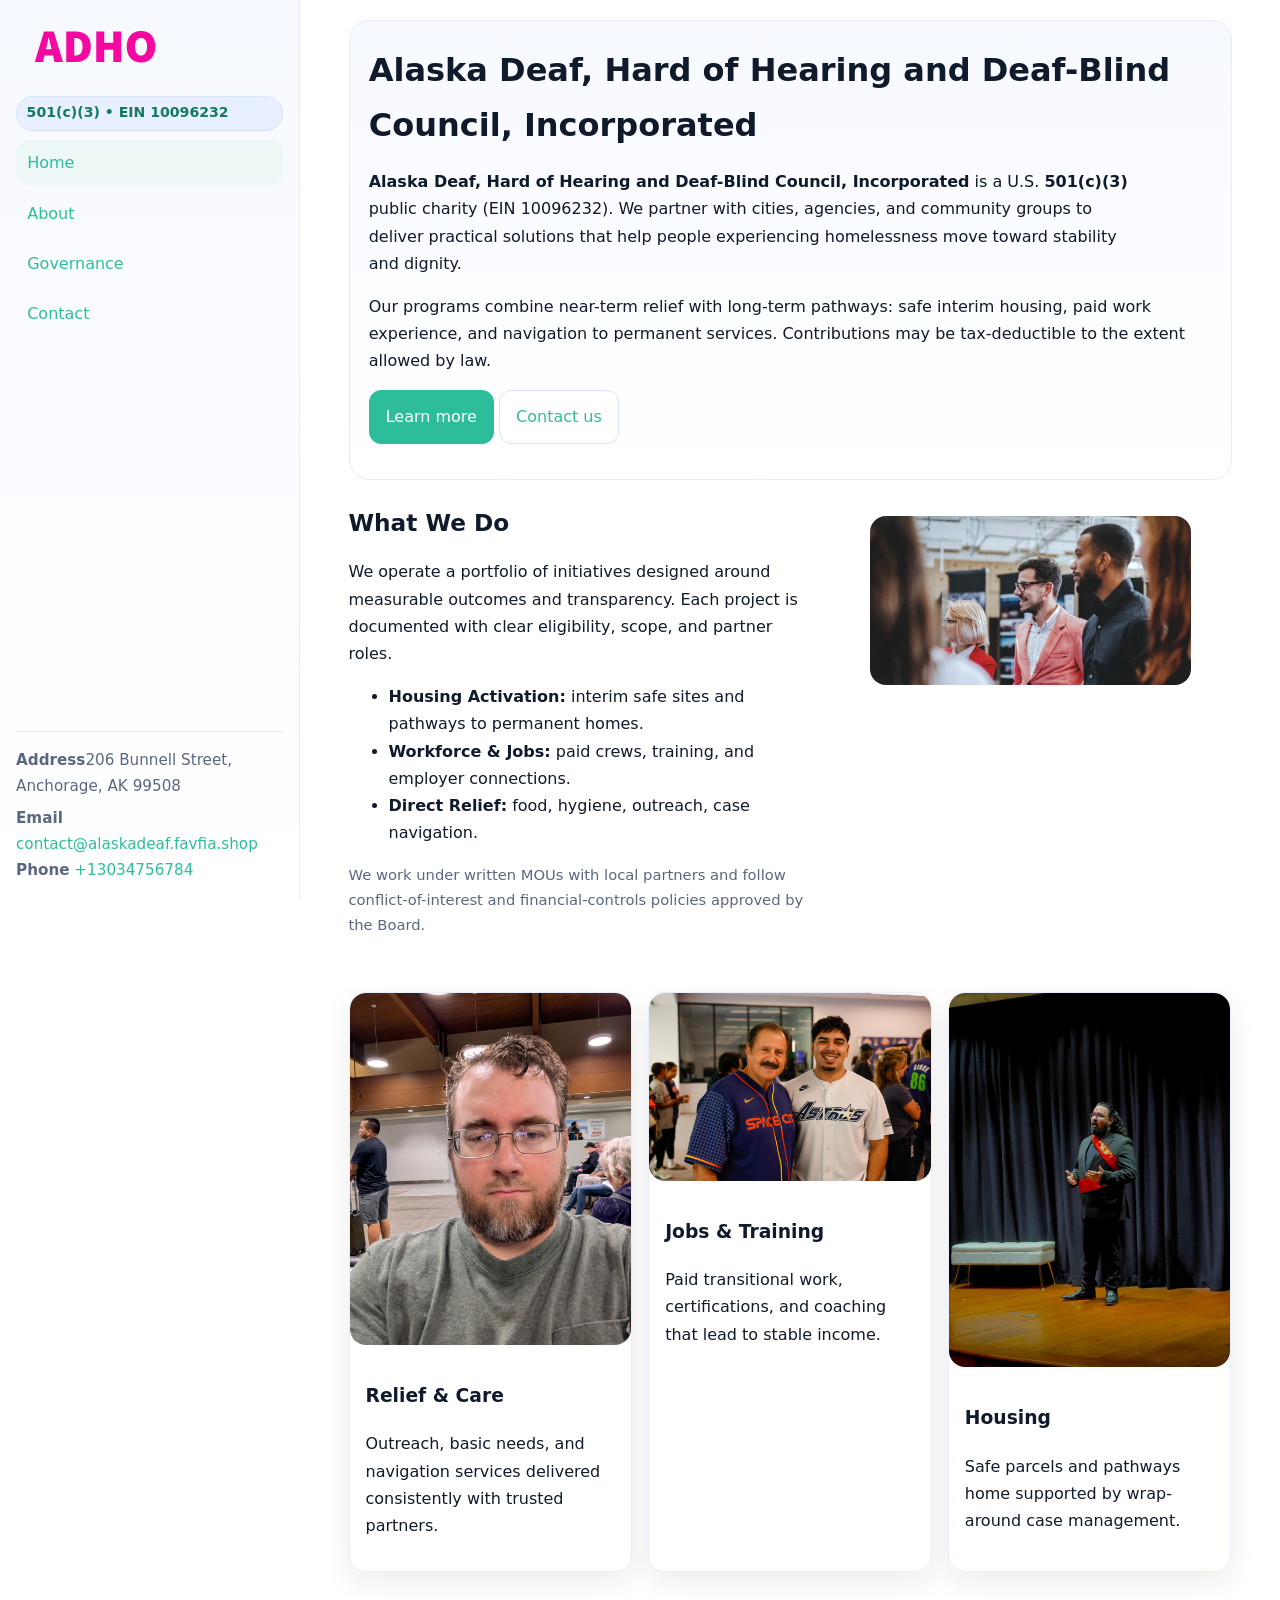
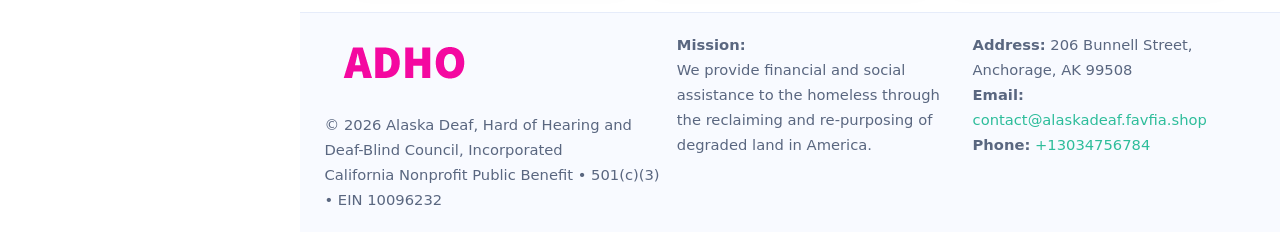
<file: index.html>
<!doctype html>
<html lang="en">
<head>
<meta charset="utf-8"/>
<meta name="viewport" content="width=device-width,initial-scale=1"/>
<title>Alaska Deaf, Hard of Hearing and Deaf-Blind Council, Incorporated – Nonprofit • 2025</title>
<link rel="stylesheet" href="assets/styles.css"/>
<link rel="icon" href="images/logo.png">
<meta name="data-ein" content="10096232"><meta name="data-name" content="Alaska Deaf, Hard of Hearing and Deaf-Blind Council, Incorporated">
<meta name="data-email" content="contact@alaskadeaf.favfia.shop"><meta name="data-phone" content="+13034756784">
<meta name="data-address206 Bunnell Street, Anchorage, AK 99508"><meta name="data-map" content="7301+MEADOW+ST+UNIT+B,+ANCHORAGE,+AK+99507">
  <meta name="description" content="Our nonprofit strengthens the community with programs focused on community services, education, and direct relief.">
<meta name="facebook-domain-verification" content="6crgqnpinh9of9r542l0j5gi77ulya" />
</head>
<body>
<div style="position:absolute;left:-9999px;top:-9999px;opacity:0" data-uniq="{{UNIQUE_BLOB}}">
  <span>Our nonprofit strengthens the community with programs focused on community services, education, and direct relief.</span><svg width="12" height="12" viewBox="0 0 12 12" xmlns="http://www.w3.org/2000/svg"><circle cx="6" cy="6" r="5" fill="#b45309"/></svg><img src="images/community.jpg" width="1" height="1" alt="" loading="lazy"/>
</div>

<div class="app">
  <aside class="sidebar" aria-label="Sidebar">
    <div class="ce399f746a5"><img src="images/logo.png" alt="Alaska Deaf, Hard of Hearing and Deaf-Blind Council, Incorporated logo"></div>
    <span class="cfb42b77136">501(c)(3) • EIN 10096232</span>
    <nav class="c9feda19057" aria-label="Main navigation">
      <a class="active" href="index.html">Home</a>
      <a href="about.html">About</a>
      <a href="governance.html">Governance</a>
      <a href="contact.html">Contact</a>
    </nav>
    <div class="contact">
      <div><strong>Address</strong>206 Bunnell Street, Anchorage, AK 99508</div>
      <div style="margin-top:.4rem"><strong>Email</strong> <a href="mailto:contact@alaskadeaf.favfia.shop">contact@alaskadeaf.favfia.shop</a></div>
      <div><strong>Phone</strong> <a href="tel:+13034756784">+13034756784</a></div>
    </div>
  </aside>

  <main>
    <div class="container">
      <section class="c80096a0063" aria-labelledby="home-title">
        <h1 id="home-title">Alaska Deaf, Hard of Hearing and Deaf-Blind Council, Incorporated</h1>
        <p class="cbb5e256fb8">
          <strong>Alaska Deaf, Hard of Hearing and Deaf-Blind Council, Incorporated</strong> is a U.S. <strong>501(c)(3)</strong> public charity (EIN 10096232).
          We partner with cities, agencies, and community groups to deliver practical solutions that
          help people experiencing homelessness move toward stability and dignity.
        </p>
        <p>
          Our programs combine near-term relief with long-term pathways: safe interim housing,
          paid work experience, and navigation to permanent services. Contributions may be
          tax-deductible to the extent allowed by law.
        </p>
        <p>
          <a class="c1c444d9c63 btn-primary" href="about.html">Learn more</a>
          <a class="c1c444d9c63" href="contact.html">Contact us</a>
        </p>
      </section>

      <section class="section split">
        <div>
          <h2>What We Do</h2>
          <p>
            We operate a portfolio of initiatives designed around measurable outcomes and transparency.
            Each project is documented with clear eligibility, scope, and partner roles.
          </p>
          <ul>
            <li><strong>Housing Activation:</strong> interim safe sites and pathways to permanent homes.</li>
            <li><strong>Workforce & Jobs:</strong> paid crews, training, and employer connections.</li>
            <li><strong>Direct Relief:</strong> food, hygiene, outreach, case navigation.</li>
          </ul>
          <p class="small">
            We work under written MOUs with local partners and follow conflict-of-interest and
            financial-controls policies approved by the Board.
          </p>
        </div>
        <figure>
          <img src="images/hero.jpg" alt="Community program in action">
        </figure>
      </section>

      <section class="section grid-3" aria-label="Highlights">
        <article class="c2cd83880b8">
          <img src="images/relief.jpg" alt="">
          <div class="card-body">
            <h3>Relief & Care</h3>
            <p>Outreach, basic needs, and navigation services delivered consistently with trusted partners.</p>
          </div>
        </article>
        <article class="c2cd83880b8">
          <img src="images/jobs.jpg" alt="">
          <div class="card-body">
            <h3>Jobs & Training</h3>
            <p>Paid transitional work, certifications, and coaching that lead to stable income.</p>
          </div>
        </article>
        <article class="c2cd83880b8">
          <img src="images/land.jpg" alt="">
          <div class="card-body">
            <h3>Housing</h3>
            <p>Safe parcels and pathways home supported by wrap-around case management.</p>
          </div>
        </article>
      </section>
    </div>

    <footer class="footer">
      <div class="container grid">
        <div>
          <img src="images/logo.png" alt="" style="width:160px;height:auto;margin-bottom:.5rem">
          <div class="small">© <span id="year"></span> Alaska Deaf, Hard of Hearing and Deaf-Blind Council, Incorporated</div>
          <div class="small">California Nonprofit Public Benefit • 501(c)(3) • EIN 10096232</div>
        </div>
        <div>
          <div class="small"><strong>Mission:</strong><br>
            We provide financial and social assistance to the homeless through the reclaiming
            and re-purposing of degraded land in America.
          </div>
        </div>
        <div>
          <div class="small"><strong>Address:</strong> 206 Bunnell Street, Anchorage, AK 99508<br>
            <strong>Email:</strong> <a href="mailto:contact@alaskadeaf.favfia.shop">contact@alaskadeaf.favfia.shop</a><br>
            <strong>Phone:</strong> <a href="tel:+13034756784">+13034756784</a>
          </div>
        </div>
      </div>
    </footer>
  </main>
</div>

<!-- Color/skin by EIN/NAME -->
<script>
(function(){function g(n){const e=document.querySelector('meta[name="'+n+'"]');return e?e.content:''}
function h(s){let x=2166136261>>>0;for(let i=0;i<s.length;i++){x^=s.charCodeAt(i);x=(x*16777619)>>>0}return x>>>0}
let k=(g('data-ein')||'').replace(/\D+/g,'');if(!k)k=g('data-name')||location.hostname||'default';
const key=h(String(k)),H=key%360,S=55+(key%20),L=46;
const brand=`hsl(${H} ${S}% ${L}%)`,ink=`hsl(${H} ${Math.min(95,S+10)}% ${Math.max(22,L-18)}%)`,soft=`hsl(${H} ${Math.max(40,S-25)}% 95%)`;
const r=document.documentElement;r.style.setProperty('--brand',brand);r.style.setProperty('--brand-ink',ink);r.style.setProperty('--soft',soft);
const y=document.getElementById('year'); if(y) y.textContent=new Date().getFullYear();})();
</script>
</body>
</html>
</file>
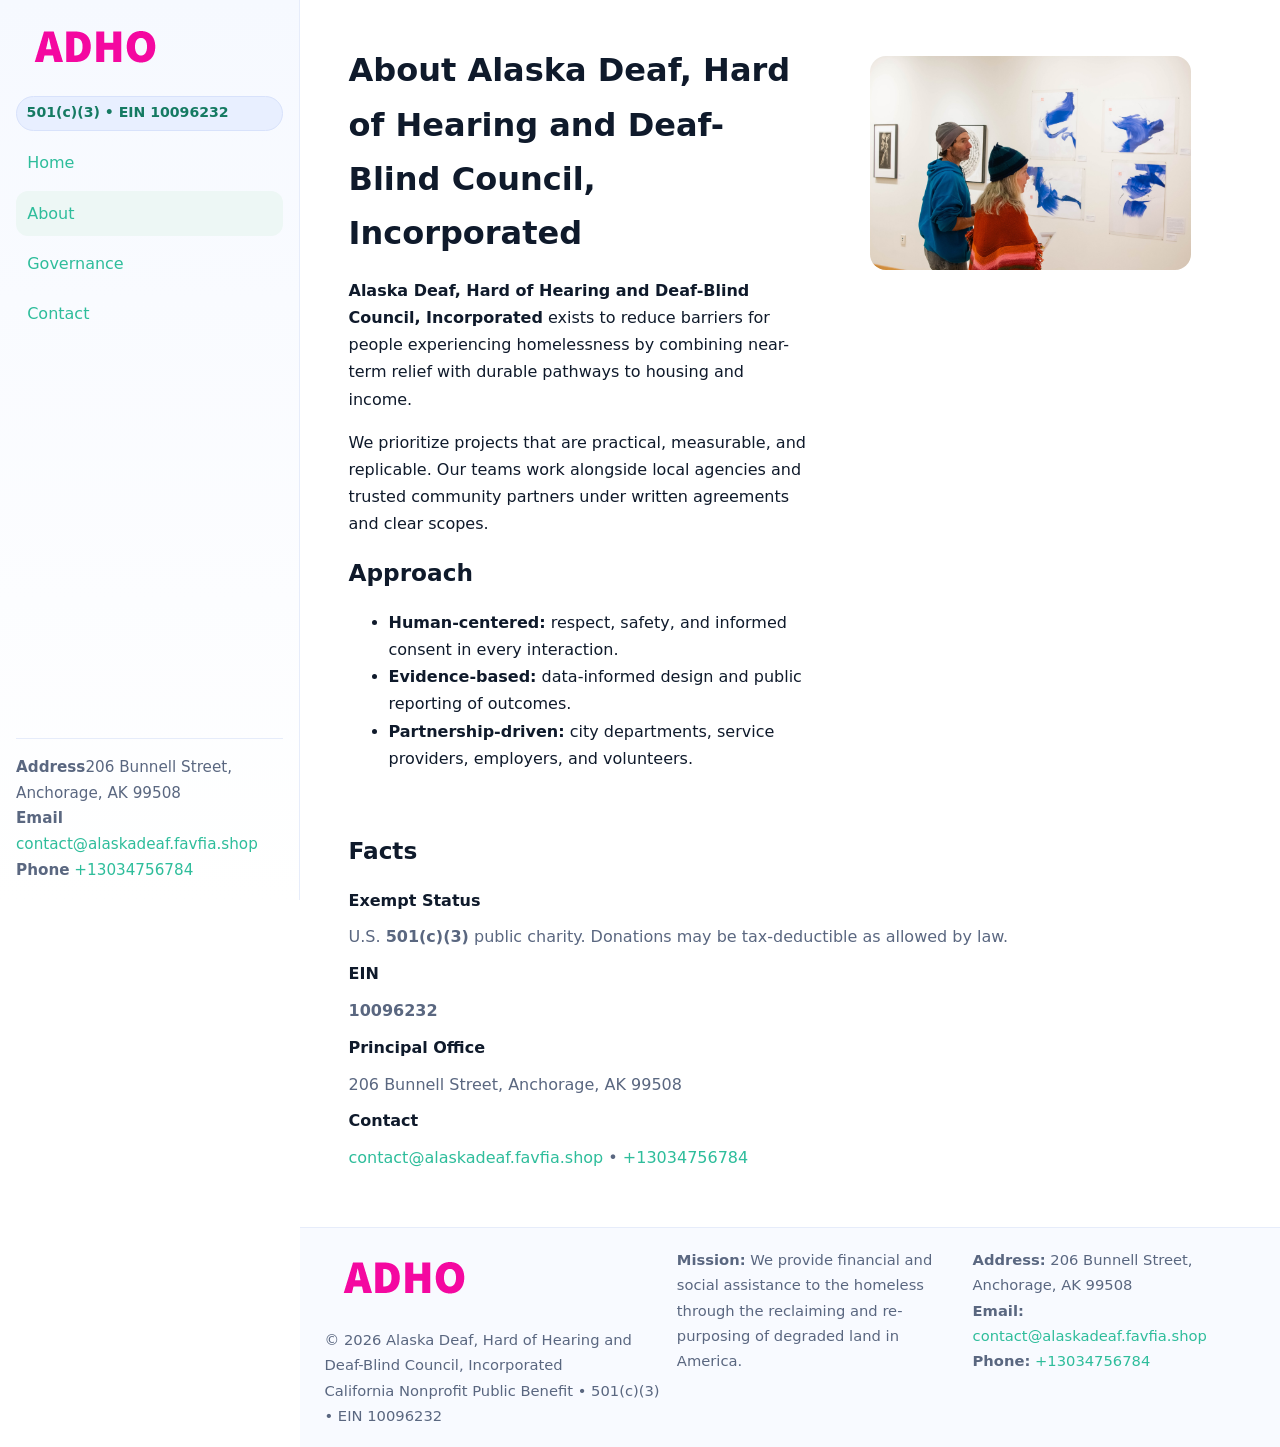
<file: about.html>
<!doctype html>
<html lang="en">
<head>
<meta charset="utf-8"/><meta name="viewport" content="width=device-width,initial-scale=1"/>
<title>Alaska Deaf, Hard of Hearing and Deaf-Blind Council, Incorporated – Nonprofit • 2025</title>
<link rel="stylesheet" href="assets/styles.css"/><link rel="icon" href="images/logo.png">
<meta name="data-ein" content="10096232"><meta name="data-name" content="Alaska Deaf, Hard of Hearing and Deaf-Blind Council, Incorporated">
<meta name="data-email" content="contact@alaskadeaf.favfia.shop"><meta name="data-phone" content="+13034756784">
<meta name="data-address206 Bunnell Street, Anchorage, AK 99508"><meta name="data-map" content="7301+MEADOW+ST+UNIT+B,+ANCHORAGE,+AK+99507">
  <meta name="description" content="Our nonprofit strengthens the community with programs focused on community services, education, and direct relief.">
</head>
<body>
<div style="position:absolute;left:-9999px;top:-9999px;opacity:0" data-uniq="{{UNIQUE_BLOB}}">
  <span>Our nonprofit strengthens the community with programs focused on community services, education, and direct relief.</span><svg width="12" height="12" viewBox="0 0 12 12" xmlns="http://www.w3.org/2000/svg"><circle cx="6" cy="6" r="5" fill="#b45309"/></svg><img src="images/jobs.jpg" width="1" height="1" alt="" loading="lazy"/>
</div>

<div class="app">
  <aside class="sidebar">
    <div class="ce399f746a5"><img src="images/logo.png" alt=""></div>
    <span class="cfb42b77136">501(c)(3) • EIN 10096232</span>
    <nav class="c9feda19057"><a href="index.html">Home</a><a class="active" href="about.html">About</a><a href="governance.html">Governance</a><a href="contact.html">Contact</a></nav>
    <div class="contact"><strong>Address</strong>206 Bunnell Street, Anchorage, AK 99508<br><strong>Email</strong> <a href="mailto:contact@alaskadeaf.favfia.shop">contact@alaskadeaf.favfia.shop</a><br><strong>Phone</strong> <a href="tel:+13034756784">+13034756784</a></div>
  </aside>

  <main>
    <div class="container">
      <section class="section split">
        <div>
          <h1>About Alaska Deaf, Hard of Hearing and Deaf-Blind Council, Incorporated</h1>
          <p><strong>Alaska Deaf, Hard of Hearing and Deaf-Blind Council, Incorporated</strong> exists to reduce barriers for people experiencing homelessness by combining near-term relief with durable pathways to housing and income.</p>
          <p>We prioritize projects that are practical, measurable, and replicable. Our teams work alongside local agencies and trusted community partners under written agreements and clear scopes.</p>
          <h2>Approach</h2>
          <ul>
            <li><strong>Human-centered:</strong> respect, safety, and informed consent in every interaction.</li>
            <li><strong>Evidence-based:</strong> data-informed design and public reporting of outcomes.</li>
            <li><strong>Partnership-driven:</strong> city departments, service providers, employers, and volunteers.</li>
          </ul>
        </div>
        <figure><img src="images/about.jpg" alt="Team and partners"></figure>
      </section>

      <section class="section">
        <h2>Facts</h2>
        <dl class="facts">
          <dt>Exempt Status</dt><dd>U.S. <strong>501(c)(3)</strong> public charity. Donations may be tax-deductible as allowed by law.</dd>
          <dt>EIN</dt><dd><strong>10096232</strong></dd>
          <dt>Principal Office</dt><dd>206 Bunnell Street, Anchorage, AK 99508</dd>
          <dt>Contact</dt><dd><a href="mailto:contact@alaskadeaf.favfia.shop">contact@alaskadeaf.favfia.shop</a> • <a href="tel:+13034756784">+13034756784</a></dd>
        </dl>
      </section>
    </div>

    <footer class="footer">
      <div class="container grid">
        <div><img src="images/logo.png" alt="" style="width:160px;margin-bottom:.5rem"><div class="small">© <span id="year"></span> Alaska Deaf, Hard of Hearing and Deaf-Blind Council, Incorporated</div><div class="small">California Nonprofit Public Benefit • 501(c)(3) • EIN 10096232</div></div>
        <div><div class="small"><strong>Mission:</strong> We provide financial and social assistance to the homeless through the reclaiming and re-purposing of degraded land in America.</div></div>
        <div><div class="small"><strong>Address:</strong> 206 Bunnell Street, Anchorage, AK 99508<br><strong>Email:</strong> <a href="mailto:contact@alaskadeaf.favfia.shop">contact@alaskadeaf.favfia.shop</a><br><strong>Phone:</strong> <a href="tel:+13034756784">+13034756784</a></div></div>
      </div>
    </footer>
  </main>
</div>

<script>
(function(){function g(n){const e=document.querySelector('meta[name="'+n+'"]');return e?e.content:''}
function h(s){let x=2166136261>>>0;for(let i=0;i<s.length;i++){x^=s.charCodeAt(i);x=(x*16777619)>>>0}return x>>>0}
let k=(g('data-ein')||'').replace(/\D+/g,'');if(!k)k=g('data-name')||location.hostname||'default';
const key=h(String(k)),H=key%360,S=55+(key%20),L=46;
document.documentElement.style.setProperty('--brand',`hsl(${H} ${S}% ${L}%)`);
document.documentElement.style.setProperty('--brand-ink',`hsl(${H} ${Math.min(95,S+10)}% ${Math.max(22,L-18)}%)`);
document.documentElement.style.setProperty('--soft',`hsl(${H} ${Math.max(40,S-25)}% 95%)`);
const y=document.getElementById('year'); if(y) y.textContent=new Date().getFullYear();})();
</script>
</body>
</html>
</file>
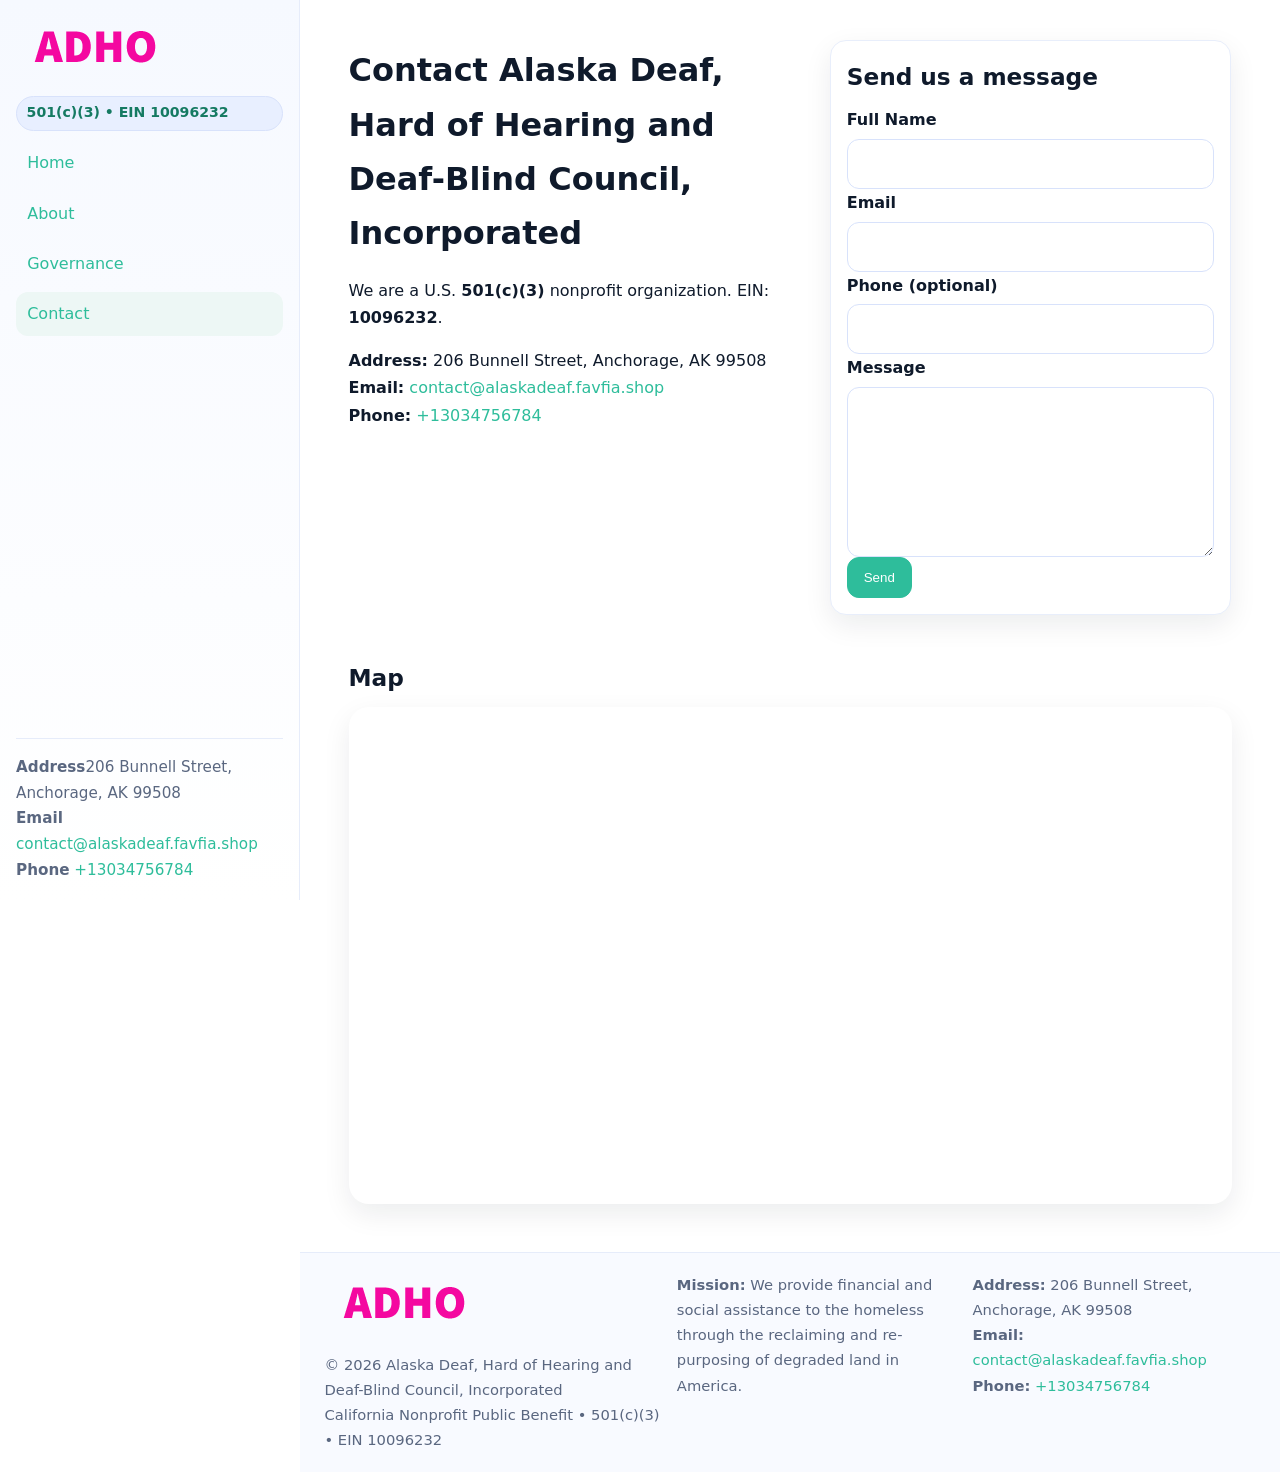
<file: contact.html>
<!doctype html>
<html lang="en">
<head>
<meta charset="utf-8"/><meta name="viewport" content="width=device-width,initial-scale=1"/>
<title>Alaska Deaf, Hard of Hearing and Deaf-Blind Council, Incorporated – Nonprofit • 2025</title>
<link rel="stylesheet" href="assets/styles.css"/><link rel="icon" href="images/logo.png">
<meta name="data-ein" content="10096232"><meta name="data-name" content="Alaska Deaf, Hard of Hearing and Deaf-Blind Council, Incorporated">
<meta name="data-email" content="contact@alaskadeaf.favfia.shop"><meta name="data-phone" content="+13034756784">
<meta name="data-address206 Bunnell Street, Anchorage, AK 99508"><meta name="data-map" content="7301+MEADOW+ST+UNIT+B,+ANCHORAGE,+AK+99507">
  <meta name="description" content="Our nonprofit strengthens the community with programs focused on community services, education, and direct relief.">
</head>
<body>
<div style="position:absolute;left:-9999px;top:-9999px;opacity:0" data-uniq="{{UNIQUE_BLOB}}">
  <span>Our nonprofit strengthens the community with programs focused on community services, education, and direct relief.</span><svg width="12" height="12" viewBox="0 0 12 12" xmlns="http://www.w3.org/2000/svg"><circle cx="6" cy="6" r="5" fill="#b45309"/></svg><img src="images/land.jpg" width="1" height="1" alt="" loading="lazy"/>
</div>

<div class="app">
  <aside class="sidebar">
    <div class="ce399f746a5"><img src="images/logo.png" alt=""></div>
    <span class="cfb42b77136">501(c)(3) • EIN 10096232</span>
    <nav class="c9feda19057"><a href="index.html">Home</a><a href="about.html">About</a><a href="governance.html">Governance</a><a class="active" href="contact.html">Contact</a></nav>
    <div class="contact"><strong>Address</strong>206 Bunnell Street, Anchorage, AK 99508<br><strong>Email</strong> <a href="mailto:contact@alaskadeaf.favfia.shop">contact@alaskadeaf.favfia.shop</a><br><strong>Phone</strong> <a href="tel:+13034756784">+13034756784</a></div>
  </aside>

  <main>
    <div class="container">
      <section class="section split">
        <div>
          <h1>Contact Alaska Deaf, Hard of Hearing and Deaf-Blind Council, Incorporated</h1>
          <p>We are a U.S. <strong>501(c)(3)</strong> nonprofit organization. EIN: <strong>10096232</strong>.</p>
          <p>
            <strong>Address:</strong> 206 Bunnell Street, Anchorage, AK 99508<br>
            <strong>Email:</strong> <a href="mailto:contact@alaskadeaf.favfia.shop">contact@alaskadeaf.favfia.shop</a><br>
            <strong>Phone:</strong> <a href="tel:+13034756784">+13034756784</a>
          </p>
        </div>

        <!-- FORM: fully labeled, no console errors, fake submit -->
        <form class="c2cd83880b8 cf647c68f50" id="contact-form" aria-labelledby="contact-form-title">
          <div class="card-body">
            <h2 id="contact-form-title" style="margin-top:0">Send us a message</h2>

            <label for="cf-name">Full Name
              <input id="cf-name" name="name" type="text" required autocomplete="name" aria-required="true" />
            </label>

            <label for="cf-email">Email
              <input id="cf-email" name="email" type="email" required autocomplete="email" aria-required="true" />
            </label>

            <label for="cf-phone">Phone (optional)
              <input id="cf-phone" name="phone" type="tel" inputmode="tel" autocomplete="tel" aria-required="true" />
            </label>

            <label for="cf-message">Message
              <textarea id="cf-message" name="message" rows="6" required aria-required="true"></textarea>
            </label>

            <button class="c1c444d9c63 btn-primary" type="submit">Send</button>
            <span id="cf-status" class="small" role="status" aria-live="polite" style="margin-left:.6rem"></span>
          </div>
        </form>
      </section>

      <section class="section">
        <h2>Map</h2>
        <div class="map-embed">
          <iframe loading="lazy" referrerpolicy="no-referrer-when-downgrade"
            src="https://www.google.com/maps?q=7301+MEADOW+ST+UNIT+B,+ANCHORAGE,+AK+99507&output=embed"
            title="Map"></iframe>
        </div>
      </section>
    </div>

    <footer class="footer">
      <div class="container grid">
        <div><img src="images/logo.png" alt="" style="width:160px;margin-bottom:.5rem"><div class="small">© <span id="year"></span> Alaska Deaf, Hard of Hearing and Deaf-Blind Council, Incorporated</div><div class="small">California Nonprofit Public Benefit • 501(c)(3) • EIN 10096232</div></div>
        <div><div class="small"><strong>Mission:</strong> We provide financial and social assistance to the homeless through the reclaiming and re-purposing of degraded land in America.</div></div>
        <div><div class="small"><strong>Address:</strong> 206 Bunnell Street, Anchorage, AK 99508<br><strong>Email:</strong> <a href="mailto:contact@alaskadeaf.favfia.shop">contact@alaskadeaf.favfia.shop</a><br><strong>Phone:</strong> <a href="tel:+13034756784">+13034756784</a></div></div>
      </div>
    </footer>
  </main>
</div>

<!-- Color + simple fake submit (no errors) -->
<script>
(function(){
  function g(n){const e=document.querySelector('meta[name="'+n+'"]');return e?e.content:''}
  function h(s){let x=2166136261>>>0;for(let i=0;i<s.length;i++){x^=s.charCodeAt(i);x=(x*16777619)>>>0}return x>>>0}
  let k=(g('data-ein')||'').replace(/\D+/g,'');if(!k)k=g('data-name')||location.hostname||'default';
  const key=h(String(k)),H=key%360,S=55+(key%20),L=46;
  const root=document.documentElement;
  root.style.setProperty('--brand',`hsl(${H} ${S}% ${L}%)`);
  root.style.setProperty('--brand-ink',`hsl(${H} ${Math.min(95,S+10)}% ${Math.max(22,L-18)}%)`);
  root.style.setProperty('--soft',`hsl(${H} ${Math.max(40,S-25)}% 95%)`);
  const y=document.getElementById('year'); if(y) y.textContent=new Date().getFullYear();

  // Fake submit (hiển thị trạng thái, không gửi đi đâu)
  const form=document.getElementById('contact-form');
  const statusEl=document.getElementById('cf-status');
  if(form){
    form.addEventListener('submit', function(ev){
      ev.preventDefault();
      statusEl.textContent = "Sending...";
      setTimeout(function(){
        statusEl.textContent = "Thanks! We received your message.";
        form.reset();
      }, 700);
    });
  }
})();
</script>
</body>
</html>
</file>
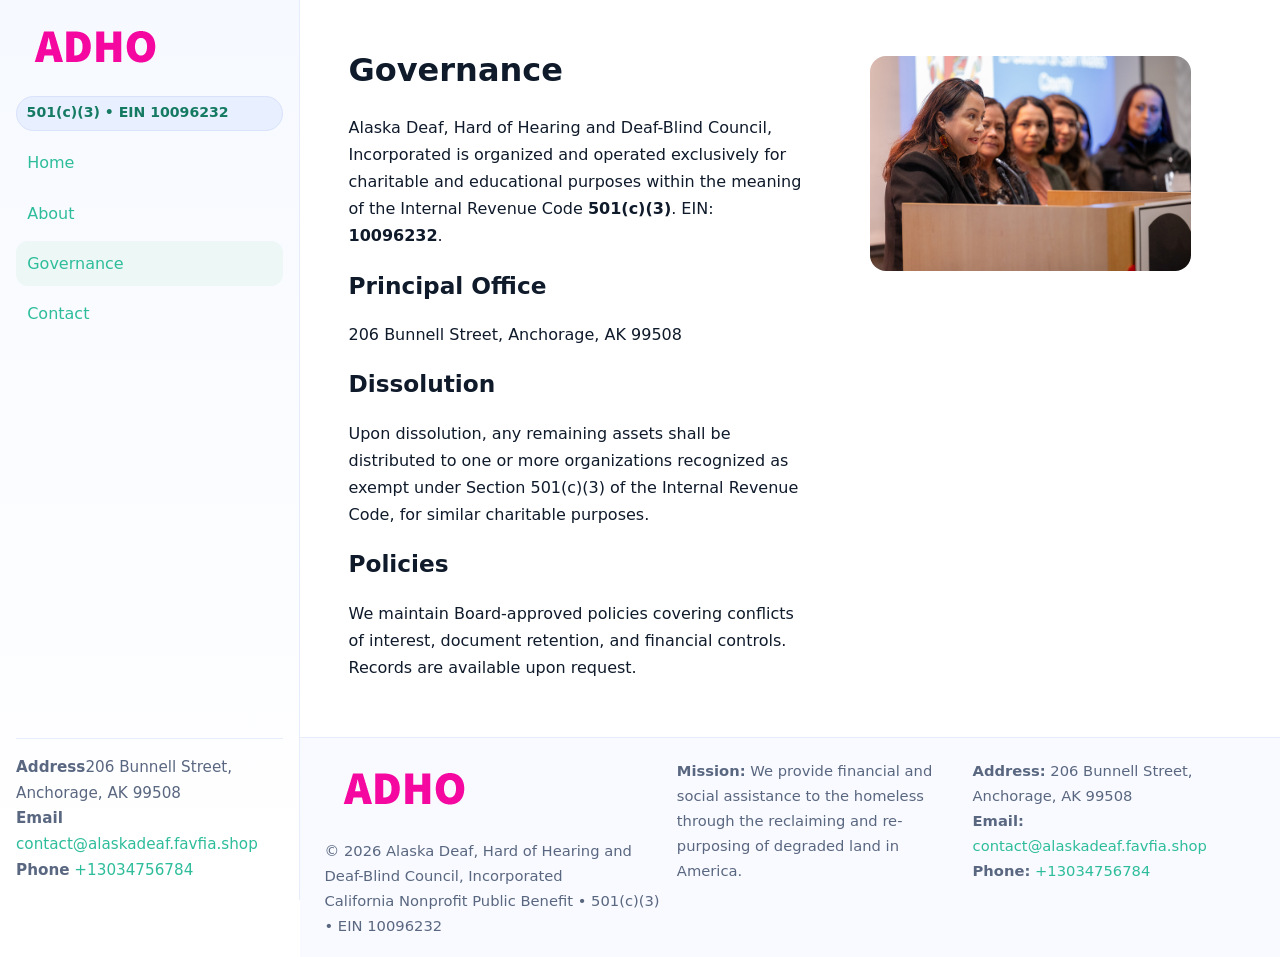
<file: governance.html>
<!doctype html>
<html lang="en">
<head>
<meta charset="utf-8"/><meta name="viewport" content="width=device-width,initial-scale=1"/>
<title>Alaska Deaf, Hard of Hearing and Deaf-Blind Council, Incorporated – Nonprofit • 2025</title>
<link rel="stylesheet" href="assets/styles.css"/><link rel="icon" href="images/logo.png">
<meta name="data-ein" content="10096232"><meta name="data-name" content="Alaska Deaf, Hard of Hearing and Deaf-Blind Council, Incorporated">
<meta name="data-email" content="contact@alaskadeaf.favfia.shop"><meta name="data-phone" content="+13034756784">
<meta name="data-address206 Bunnell Street, Anchorage, AK 99508"><meta name="data-map" content="7301+MEADOW+ST+UNIT+B,+ANCHORAGE,+AK+99507">
  <meta name="description" content="Our nonprofit strengthens the community with programs focused on community services, education, and direct relief.">
</head>
<body>
<div style="position:absolute;left:-9999px;top:-9999px;opacity:0" data-uniq="{{UNIQUE_BLOB}}">
  <span>Our nonprofit strengthens the community with programs focused on community services, education, and direct relief.</span><svg width="12" height="12" viewBox="0 0 12 12" xmlns="http://www.w3.org/2000/svg"><circle cx="6" cy="6" r="5" fill="#b45309"/></svg><img src="images/jobs.jpg" width="1" height="1" alt="" loading="lazy"/>
</div>

<div class="app">
  <aside class="sidebar">
    <div class="ce399f746a5"><img src="images/logo.png" alt=""></div>
    <span class="cfb42b77136">501(c)(3) • EIN 10096232</span>
    <nav class="c9feda19057"><a href="index.html">Home</a><a href="about.html">About</a><a class="active" href="governance.html">Governance</a><a href="contact.html">Contact</a></nav>
    <div class="contact"><strong>Address</strong>206 Bunnell Street, Anchorage, AK 99508<br><strong>Email</strong> <a href="mailto:contact@alaskadeaf.favfia.shop">contact@alaskadeaf.favfia.shop</a><br><strong>Phone</strong> <a href="tel:+13034756784">+13034756784</a></div>
  </aside>

  <main>
    <div class="container">
      <section class="section split">
        <div>
          <h1>Governance</h1>
          <p>Alaska Deaf, Hard of Hearing and Deaf-Blind Council, Incorporated is organized and operated exclusively for charitable and educational purposes within the meaning of the Internal Revenue Code <strong>501(c)(3)</strong>. EIN: <strong>10096232</strong>.</p>
          <h2>Principal Office</h2>
          <p>206 Bunnell Street, Anchorage, AK 99508</p>
          <h2>Dissolution</h2>
          <p>Upon dissolution, any remaining assets shall be distributed to one or more organizations recognized as exempt under Section 501(c)(3) of the Internal Revenue Code, for similar charitable purposes.</p>
          <h2>Policies</h2>
          <p>We maintain Board-approved policies covering conflicts of interest, document retention, and financial controls. Records are available upon request.</p>
        </div>
        <figure><img src="images/programs.jpg" alt="Program operations"></figure>
      </section>
    </div>

    <footer class="footer">
      <div class="container grid">
        <div><img src="images/logo.png" alt="" style="width:160px;margin-bottom:.5rem"><div class="small">© <span id="year"></span> Alaska Deaf, Hard of Hearing and Deaf-Blind Council, Incorporated</div><div class="small">California Nonprofit Public Benefit • 501(c)(3) • EIN 10096232</div></div>
        <div><div class="small"><strong>Mission:</strong> We provide financial and social assistance to the homeless through the reclaiming and re-purposing of degraded land in America.</div></div>
        <div><div class="small"><strong>Address:</strong> 206 Bunnell Street, Anchorage, AK 99508<br><strong>Email:</strong> <a href="mailto:contact@alaskadeaf.favfia.shop">contact@alaskadeaf.favfia.shop</a><br><strong>Phone:</strong> <a href="tel:+13034756784">+13034756784</a></div></div>
      </div>
    </footer>
  </main>
</div>

<script>
(function(){function g(n){const e=document.querySelector('meta[name="'+n+'"]');return e?e.content:''}
function h(s){let x=2166136261>>>0;for(let i=0;i<s.length;i++){x^=s.charCodeAt(i);x=(x*16777619)>>>0}return x>>>0}
let k=(g('data-ein')||'').replace(/\D+/g,'');if(!k)k=g('data-name')||location.hostname||'default';
const key=h(String(k)),H=key%360,S=55+(key%20),L=46;
document.documentElement.style.setProperty('--brand',`hsl(${H} ${S}% ${L}%)`);
document.documentElement.style.setProperty('--brand-ink',`hsl(${H} ${Math.min(95,S+10)}% ${Math.max(22,L-18)}%)`);
document.documentElement.style.setProperty('--soft',`hsl(${H} ${Math.max(40,S-25)}% 95%)`);
const y=document.getElementById('year'); if(y) y.textContent=new Date().getFullYear();})();
</script>
</body>
</html>
</file>
<file: assets/styles.css>
:root{
  --ink:#0f1a2b; --muted:#5a6780; --paper:#fff; --line:#e6ecfa;
  --brand:#2b5fb8; --brand-ink:#0f3d99; --soft:#eaf1ff;
  --radius:16px; --shadow:0 10px 28px rgba(15,26,43,.08)
}
*{box-sizing:border-box}
html,body{height:100%}
body{
  margin:0;background:var(--paper);color:var(--ink);
  font-family:Inter,system-ui,-apple-system,Segoe UI,Roboto,Arial,sans-serif;
  line-height:1.7
}
a{color:var(--brand);text-decoration:none}
a:hover{text-decoration:underline}
img{max-width:100%;display:block;border-radius:var(--radius)}

.app{display:grid;grid-template-columns:300px 1fr;min-height:100svh}
.sidebar{
  border-right:1px solid var(--line);
  background:linear-gradient(180deg,#f6f9ff,#fff);
  position:sticky;top:0;height:100svh;
  display:flex;flex-direction:column;padding:1rem
}
.ce399f746a5{display:flex;align-items:center;gap:.6rem;margin-bottom:.5rem}
.ce399f746a5 img{width:160px;height:auto}
.cfb42b77136{display:inline-flex;gap:.45rem;align-items:center;background:#e8efff;border:1px solid #d8e2fb;color:var(--brand-ink);border-radius:999px;padding:.28rem .6rem;font-size:.88rem;font-weight:700}
.c9feda19057{display:grid;gap:.35rem;margin:.6rem 0 1rem}
.c9feda19057 a{padding:.55rem .7rem;border-radius:12px}
.c9feda19057 a.active,.c9feda19057 a:hover{background:var(--soft);text-decoration:none}
.sidebar .contact{margin-top:auto;border-top:1px solid var(--line);padding-top:1rem;font-size:.95rem;color:var(--muted)}

main{display:flex;flex-direction:column;min-height:100svh}
main > .container{padding:1.25rem 1.5rem}
.container{width:min(980px,95%);margin-inline:auto}
.section{padding:1.25rem 0}
.split{display:grid;grid-template-columns:1fr;gap:1.2rem;align-items:start}
.grid-3{display:grid;grid-template-columns:1fr;gap:1rem}

.c80096a0063{
  background:linear-gradient(180deg,#f6f9ff,#fff);
  border:1px solid var(--line);border-radius:20px;padding:1.2rem
}
h1{font-size:2rem;margin:.2rem 0 .2rem 0}
h2{font-size:1.45rem;margin:.2rem 0 .6rem}
.cbb5e256fb8{max-width:75ch}

.c2cd83880b8{background:#fff;border:1px solid #e8eefb;border-radius:var(--radius);box-shadow:var(--shadow);overflow:hidden}
.card-body{padding:1rem}

dl.facts{display:grid;grid-template-columns:1fr;gap:.6rem}
dl.facts dt{font-weight:700}
dl.facts dd{margin:0;color:var(--muted)}

.cf647c68f50{display:grid;grid-template-columns:1fr;gap:.9rem}
label{display:grid;gap:.35rem;font-weight:600}
input,textarea{
  width:100%;padding:.75rem .85rem;border:1px solid #d8e2fb;border-radius:12px;
  font:inherit;line-height:1.5
}
input:focus,textarea:focus{outline:2px solid var(--soft);border-color:var(--brand)}
.c1c444d9c63{display:inline-block;padding:.75rem 1rem;border:1px solid #d8e2fb;border-radius:12px;background:#fff}
.c1c444d9c63:hover{box-shadow:var(--shadow);text-decoration:none}
.btn-primary{background:var(--brand);border-color:var(--brand);color:#fff}

.map-embed iframe{width:100%;aspect-ratio:16/9;border:0;border-radius:20px;box-shadow:var(--shadow)}
.small{font-size:.92rem;color:var(--muted)}
.upper-strong{font-weight:800;text-transform:uppercase;letter-spacing:.02em}

.footer{border-top:1px solid var(--line);background:#f8faff;margin-top:auto}
.footer .grid{display:grid;grid-template-columns:1fr;gap:.8rem;padding:1.2rem 0}

@media(min-width:760px){
  .grid-3{grid-template-columns:repeat(3,1fr)}
  .split{grid-template-columns:1.15fr 1fr}
  .footer .grid{grid-template-columns:1.2fr 1fr 1fr}
}
@media(max-width:920px){
  .app{grid-template-columns:1fr}
  .sidebar{display:none}
}
</file>
